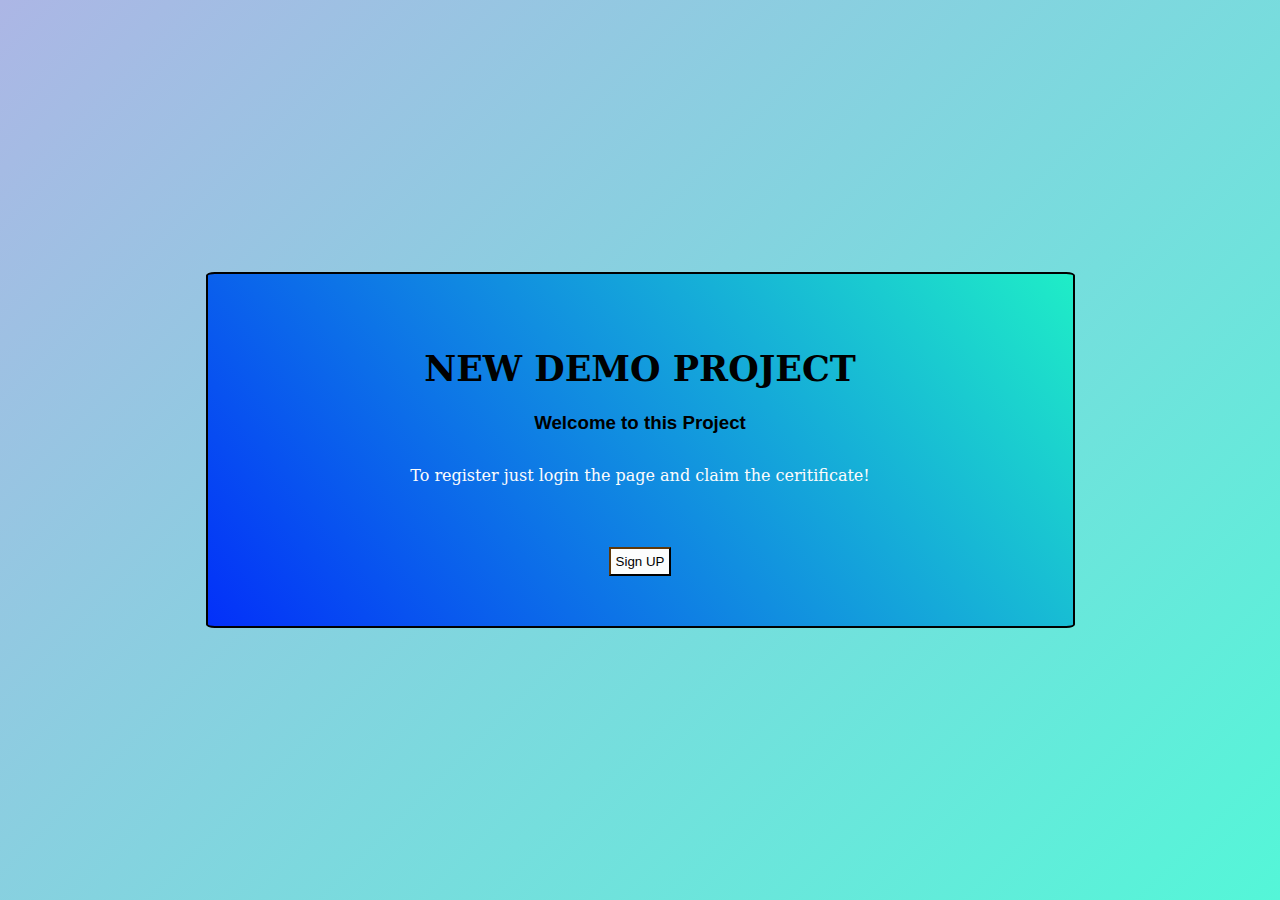
<file: practice2.html>
<!DOCTYPE html>
<html lang="en">

<head>
    <meta charset="UTF-8">
    <title> NEW PROJECT</title>
    <meta name="viewport" content=" width=device-width, initial-scale=1.0" />
    <link rel="ICON" href="C:\Full Stack\HTML - WEB\28-11-2025.html\Logo - A.jpg">
    

<body bgcolor=rgba(115,155,100,0.34)>
    <style>
        body {
            margin: 0%;
            background: linear-gradient(135deg, #ACB6E5, #54f6d8);
            font-family: 'serif';
            display: flex;
            flex-direction: column;
            align-items: center;
            justify-content: center;
            height: 100vh;
            text-align: center;
        }

        .main {
            background: linear-gradient(50deg, #0330f9, #1fedc7);
            padding: 50px;
            border-radius: 1%;
            border: 2px solid black;
            width: 85vh;


        }

        h1 {
            font-size: 35px;
        }

        .welcome {
            color: black;
            height: 35px;
            font-family: sans-serif, 'Times New Roman';
        }

        p {
            color: rgb(253, 252, 252);
            height: 40px;
        }

        .btn {
            margin-top: 25px;
            display: inline-block;
            padding: 5px;
            background: rgb(252, 253, 253);
            border-color: rgb(12, 7, 1);

        }
    </style>
    <div class="main">
        <h1 class="title">NEW DEMO PROJECT </h1>
        <h3 class="welcome">Welcome to this Project </h3>
        <p> To register just login the page and claim the ceritificate! </p>
        <a href="C:\Full Stack\HTML - WEB\28-11-2025.html\firstpage.html">
            <button class="btn">Sign UP</button>

        </a>
        </head>
</file>
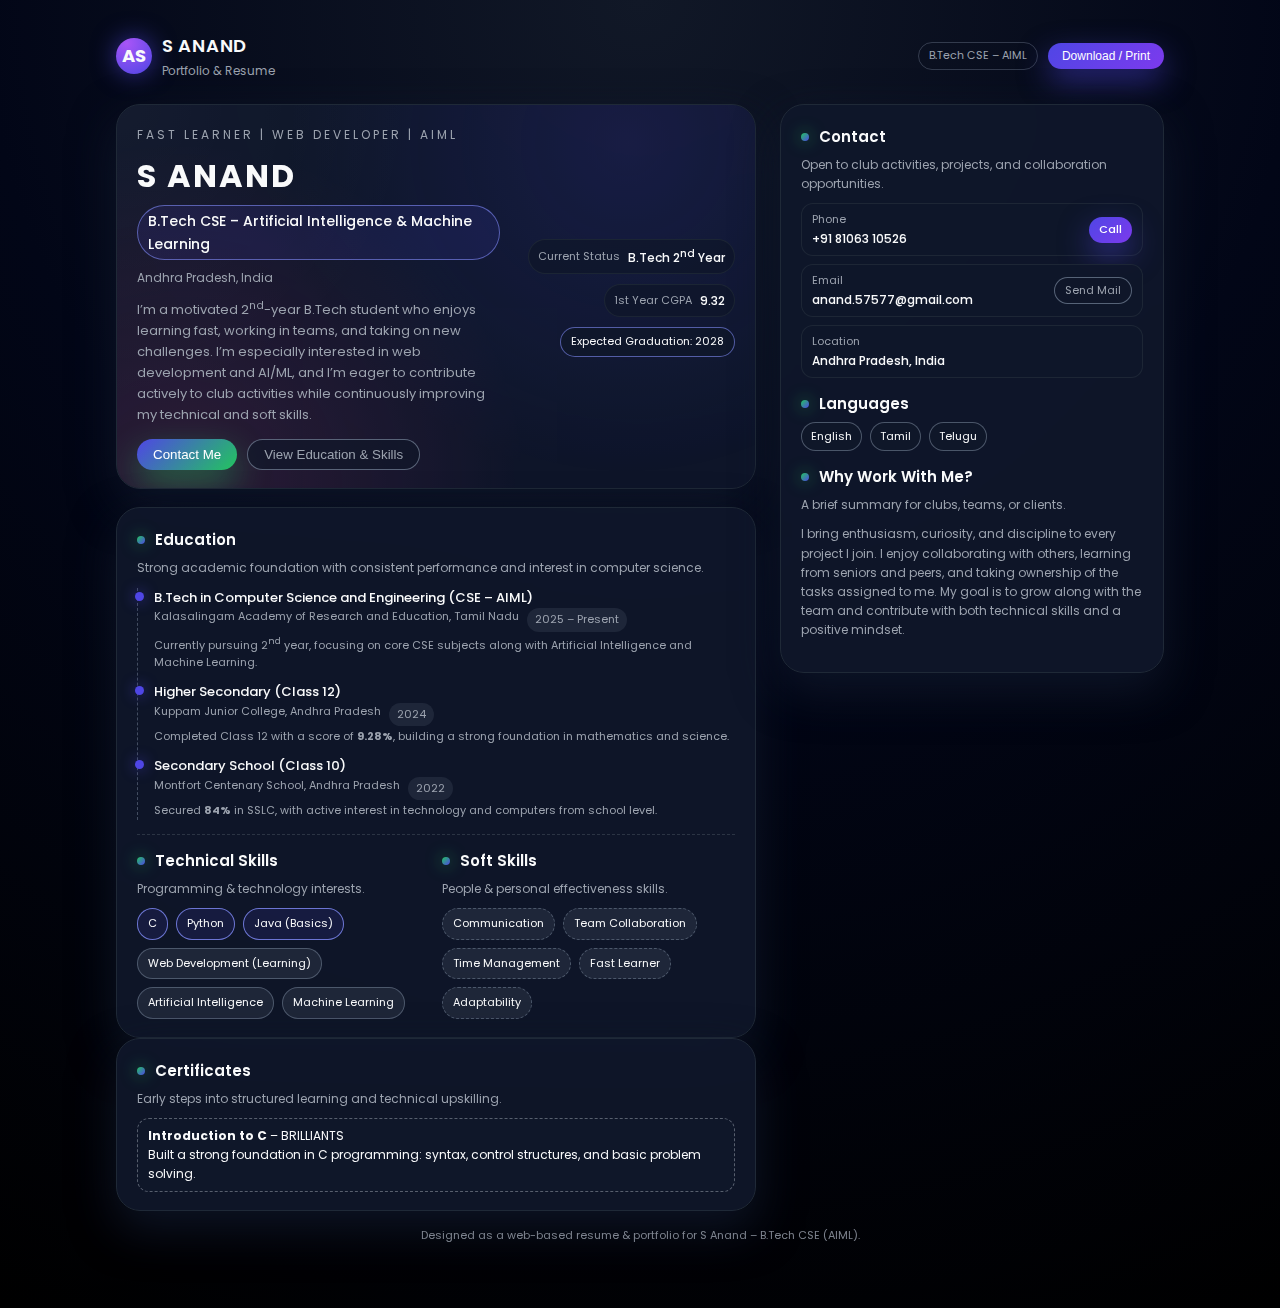
<file: Resume.html>
<!DOCTYPE html>
<html lang="en">
<head>
  <meta charset="UTF-8" />
  <title>S Anand | Portfolio & Resume</title>
  <meta name="viewport" content="width=device-width, initial-scale=1.0" />
  <!-- Google Font -->
  <link href="https://fonts.googleapis.com/css2?family=Poppins:wght@300;400;500;600;700&display=swap" rel="stylesheet" />
  <style>
    :root {
      --bg: #050816;
      --bg-alt: #0b1020;
      --accent: #4f46e5;
      --accent-soft: rgba(79, 70, 229, 0.12);
      --text-main: #f9fafb;
      --text-muted: #9ca3af;
      --card-bg: #0f172a;
      --border-subtle: #1f2937;
      --pill-bg: rgba(148, 163, 184, 0.12);
      --shadow-soft: 0 18px 45px rgba(15, 23, 42, 0.85);
      --radius-xl: 24px;
    }

    * {
      box-sizing: border-box;
      margin: 0;
      padding: 0;
    }

    body {
      font-family: "Poppins", sans-serif;
      background: radial-gradient(circle at top, #111827 0, #020617 45%, #000 100%);
      color: var(--text-main);
      line-height: 1.6;
      -webkit-font-smoothing: antialiased;
    }

    a {
      color: inherit;
      text-decoration: none;
    }

    .page {
      max-width: 1080px;
      margin: 32px auto;
      padding: 0 16px 32px;
    }

    /* Top Nav */
    .nav {
      display: flex;
      justify-content: space-between;
      align-items: center;
      margin-bottom: 24px;
    }

    .nav-left {
      display: flex;
      align-items: center;
      gap: 10px;
    }

    .logo-circle {
      width: 36px;
      height: 36px;
      border-radius: 999px;
      background: radial-gradient(circle at 30% 15%, #a855f7, #4f46e5);
      display: flex;
      align-items: center;
      justify-content: center;
      font-weight: 700;
      font-size: 18px;
      box-shadow: 0 0 24px rgba(79, 70, 229, 0.6);
    }

    .nav-name {
      font-weight: 600;
      font-size: 18px;
      letter-spacing: 0.04em;
    }

    .nav-tag {
      font-size: 12px;
      color: var(--text-muted);
    }

    .nav-right {
      display: flex;
      gap: 10px;
      align-items: center;
    }

    .nav-chip {
      padding: 4px 10px;
      border-radius: 999px;
      border: 1px solid rgba(148, 163, 184, 0.3);
      font-size: 11px;
      color: var(--text-muted);
    }

    .nav-cta {
      padding: 6px 14px;
      border-radius: 999px;
      border: none;
      background: linear-gradient(135deg, #4f46e5, #7c3aed);
      color: white;
      font-size: 12px;
      font-weight: 500;
      cursor: pointer;
      box-shadow: 0 12px 30px rgba(79, 70, 229, 0.5);
    }

    /* Layout main */
    .layout {
      display: grid;
      grid-template-columns: minmax(0, 2fr) minmax(0, 1.2fr);
      gap: 24px;
    }

    @media (max-width: 860px) {
      .layout {
        grid-template-columns: 1fr;
      }
    }

    /* Card base */
    .card {
      background: rgba(15, 23, 42, 0.92);
      border-radius: var(--radius-xl);
      border: 1px solid var(--border-subtle);
      box-shadow: var(--shadow-soft);
      padding: 20px 20px 18px;
      backdrop-filter: blur(14px);
    }

    /* Hero / Profile */
    .hero {
      position: relative;
      overflow: hidden;
      margin-bottom: 18px;
    }

    .hero-background {
      position: absolute;
      inset: 0;
      background:
        radial-gradient(circle at 0 0, rgba(248, 250, 252, 0.04), transparent 40%),
        radial-gradient(circle at 80% 10%, rgba(79, 70, 229, 0.18), transparent 55%),
        radial-gradient(circle at 10% 100%, rgba(236, 72, 153, 0.18), transparent 50%);
      opacity: 0.8;
      pointer-events: none;
    }

    .hero-content {
      position: relative;
      display: grid;
      grid-template-columns: minmax(0, 2.5fr) minmax(0, 1.5fr);
      gap: 18px;
      align-items: center;
    }

    @media (max-width: 720px) {
      .hero-content {
        grid-template-columns: 1fr;
      }
    }

    .tagline {
      font-size: 12px;
      text-transform: uppercase;
      letter-spacing: 0.25em;
      color: var(--text-muted);
      margin-bottom: 6px;
    }

    .name {
      font-size: 32px;
      font-weight: 700;
      letter-spacing: 0.06em;
      margin-bottom: 4px;
      text-transform: uppercase;
    }

    .role-line {
      display: flex;
      align-items: baseline;
      gap: 8px;
      margin-bottom: 10px;
      flex-wrap: wrap;
    }

    .role {
      font-size: 14px;
      font-weight: 500;
      padding: 4px 10px;
      border-radius: 999px;
      background: var(--accent-soft);
      border: 1px solid rgba(129, 140, 248, 0.6);
    }

    .location {
      font-size: 12px;
      color: var(--text-muted);
    }

    .objective {
      font-size: 13px;
      color: var(--text-muted);
      margin-bottom: 14px;
      max-width: 480px;
    }

    .hero-actions {
      display: flex;
      flex-wrap: wrap;
      gap: 10px;
      font-size: 13px;
    }

    .btn-primary {
      padding: 7px 16px;
      border-radius: 999px;
      border: none;
      cursor: pointer;
      background: linear-gradient(135deg, #4f46e5, #22c55e);
      color: white;
      font-weight: 500;
      box-shadow: 0 14px 35px rgba(34, 197, 94, 0.45);
    }

    .btn-ghost {
      padding: 7px 16px;
      border-radius: 999px;
      border: 1px solid rgba(148, 163, 184, 0.55);
      background: rgba(15, 23, 42, 0.7);
      color: var(--text-muted);
      cursor: pointer;
    }

    .hero-right {
      display: flex;
      flex-direction: column;
      align-items: flex-end;
      gap: 10px;
      font-size: 12px;
    }

    @media (max-width: 720px) {
      .hero-right {
        align-items: flex-start;
      }
    }

    .info-line {
      display: flex;
      gap: 8px;
      align-items: center;
      padding: 6px 9px;
      border-radius: 999px;
      background: rgba(15, 23, 42, 0.8);
      border: 1px solid rgba(31, 41, 55, 0.8);
    }

    .info-label {
      color: var(--text-muted);
      font-size: 11px;
    }

    .info-value {
      font-weight: 500;
    }

    .badge-year {
      padding: 5px 10px;
      border-radius: 999px;
      font-size: 11px;
      border: 1px solid rgba(129, 140, 248, 0.6);
      background: rgba(15, 23, 42, 0.85);
    }

    /* Section headings */
    .section-title {
      font-size: 15px;
      font-weight: 600;
      margin-bottom: 6px;
      display: flex;
      align-items: center;
      gap: 10px;
    }

    .section-title span.dot {
      width: 8px;
      height: 8px;
      border-radius: 999px;
      background: linear-gradient(135deg, #22c55e, #4f46e5);
      box-shadow: 0 0 16px rgba(34, 197, 94, 0.7);
    }

    .section-sub {
      font-size: 12px;
      color: var(--text-muted);
      margin-bottom: 10px;
    }

    /* Education */
    .timeline {
      margin-top: 4px;
      border-left: 1px dashed rgba(148, 163, 184, 0.4);
      padding-left: 14px;
    }

    .timeline-item {
      margin-bottom: 10px;
      position: relative;
      padding-left: 2px;
    }

    .timeline-item:last-child {
      margin-bottom: 0;
    }

    .timeline-dot {
      position: absolute;
      left: -17px;
      top: 4px;
      width: 9px;
      height: 9px;
      border-radius: 999px;
      background: #4f46e5;
      box-shadow: 0 0 14px rgba(79, 70, 229, 0.7);
    }

    .timeline-title {
      font-size: 13px;
      font-weight: 500;
    }

    .timeline-meta {
      display: flex;
      flex-wrap: wrap;
      gap: 8px;
      font-size: 11px;
      color: var(--text-muted);
      margin-bottom: 2px;
    }

    .timeline-pill {
      font-size: 11px;
      padding: 3px 8px;
      border-radius: 999px;
      background: var(--pill-bg);
    }

    .timeline-desc {
      font-size: 11px;
      color: var(--text-muted);
    }

    /* Skills */
    .pill-row {
      display: flex;
      flex-wrap: wrap;
      gap: 8px;
    }

    .pill {
      font-size: 11px;
      padding: 6px 10px;
      border-radius: 999px;
      background: var(--pill-bg);
      border: 1px solid rgba(148, 163, 184, 0.4);
    }

    .pill-strong {
      border-color: rgba(129, 140, 248, 0.8);
      background: rgba(79, 70, 229, 0.13);
    }

    .pill-soft {
      border-style: dashed;
    }

    .two-col {
      display: grid;
      grid-template-columns: minmax(0, 1fr) minmax(0, 1fr);
      gap: 12px;
    }

    @media (max-width: 640px) {
      .two-col {
        grid-template-columns: 1fr;
      }
    }

    /* Right column widgets */
    .mini-section {
      margin-bottom: 14px;
    }

    .contact-list {
      display: flex;
      flex-direction: column;
      gap: 8px;
      font-size: 12px;
    }

    .contact-item {
      padding: 7px 10px;
      border-radius: 12px;
      background: rgba(15, 23, 42, 0.8);
      border: 1px solid rgba(31, 41, 55, 0.9);
      display: flex;
      justify-content: space-between;
      align-items: center;
      gap: 6px;
      flex-wrap: wrap;
    }

    .contact-label {
      color: var(--text-muted);
      font-size: 11px;
    }

    .contact-value {
      font-weight: 500;
    }

    .lang-row {
      display: flex;
      flex-wrap: wrap;
      gap: 8px;
      font-size: 11px;
    }

    .lang-pill {
      padding: 5px 9px;
      border-radius: 999px;
      border: 1px solid rgba(148, 163, 184, 0.45);
      background: rgba(15, 23, 42, 0.9);
    }

    /* Certificates */
    .cert-item {
      font-size: 12px;
      padding: 7px 10px;
      border-radius: 12px;
      background: rgba(15, 23, 42, 0.9);
      border: 1px dashed rgba(107, 114, 128, 0.8);
    }

    /* Footer */
    .footer {
      margin-top: 16px;
      font-size: 11px;
      color: var(--text-muted);
      text-align: center;
      opacity: 0.8;
    }
  </style>
</head>
<body>
  <div class="page">
    <!-- Top nav -->
    <header class="nav">
      <div class="nav-left">
        <div class="logo-circle" img= "C:\Full Stack\HTML - WEB\AS_PORTFOLIO\ANAND.jpeg">AS</div>
        <div>
          <div class="nav-name">S ANAND</div>
          <div class="nav-tag">Portfolio & Resume</div>
        </div>
      </div>
      <div class="nav-right">
        <div class="nav-chip">B.Tech CSE – AIML</div>
        <button class="nav-cta" onclick="window.print()">Download / Print</button>
      </div>
    </header>

    <main class="layout">
      <!-- LEFT COLUMN -->
      <section>
        <!-- HERO / SUMMARY -->
        <section class="card hero">
          <div class="hero-background"></div>
          <div class="hero-content">
            <div>
              <div class="tagline">Fast Learner | Web Developer | AIML</div>
              <h1 class="name">S&nbsp;Anand</h1>
              <div class="role-line">
                <span class="role">B.Tech CSE – Artificial Intelligence &amp; Machine Learning</span>
                <span class="location">Andhra Pradesh, India</span>
              </div>
              <p class="objective">
                I’m a motivated 2<sup>nd</sup>-year B.Tech student who enjoys learning fast, working in teams,
                and taking on new challenges. I’m especially interested in web development and AI/ML, and I’m
                eager to contribute actively to club activities while continuously improving my technical and
                soft skills.
              </p>
              <div class="hero-actions">
                <button class="btn-primary" onclick="document.getElementById('contact').scrollIntoView({behavior:'smooth'})">
                  Contact Me
                </button>
                <button class="btn-ghost" onclick="document.getElementById('education').scrollIntoView({behavior:'smooth'})">
                  View Education &amp; Skills
                </button>
              </div>
            </div>

            <div class="hero-right">
              <div class="info-line">
                <span class="info-label">Current Status</span>
                <span class="info-value">B.Tech 2<sup>nd</sup> Year</span>
              </div>
              <div class="info-line">
                <span class="info-label">1st Year CGPA</span>
                <span class="info-value">9.32</span>
              </div>
              <span class="badge-year">Expected Graduation: 2028</span>
            </div>
          </div>
        </section>

        <!-- EDUCATION & SKILLS -->
        <section class="card" id="education">
          <div class="section-title">
            <span class="dot"></span>
            <span>Education</span>
          </div>
          <p class="section-sub">
            Strong academic foundation with consistent performance and interest in computer science.
          </p>

          <div class="timeline">
            <div class="timeline-item">
              <div class="timeline-dot"></div>
              <div class="timeline-title">
                B.Tech in Computer Science and Engineering (CSE – AIML)
              </div>
              <div class="timeline-meta">
                <span>Kalasalingam Academy of Research and Education, Tamil Nadu</span>
                <span class="timeline-pill">2025 – Present</span>
              </div>
              <p class="timeline-desc">
                Currently pursuing 2<sup>nd</sup> year, focusing on core CSE subjects along with
                Artificial Intelligence and Machine Learning.
              </p>
            </div>

            <div class="timeline-item">
              <div class="timeline-dot"></div>
              <div class="timeline-title">Higher Secondary (Class 12)</div>
              <div class="timeline-meta">
                <span>Kuppam Junior College, Andhra Pradesh</span>
                <span class="timeline-pill">2024</span>
              </div>
              <p class="timeline-desc">
                Completed Class 12 with a score of <strong>9.28%</strong>, building a strong
                foundation in mathematics and science.
              </p>
            </div>

            <div class="timeline-item">
              <div class="timeline-dot"></div>
              <div class="timeline-title">Secondary School (Class 10)</div>
              <div class="timeline-meta">
                <span>Montfort Centenary School, Andhra Pradesh</span>
                <span class="timeline-pill">2022</span>
              </div>
              <p class="timeline-desc">
                Secured <strong>84%</strong> in SSLC, with active interest in technology and
                computers from school level.
              </p>
            </div>
          </div>

          <hr style="border: none; border-top: 1px dashed rgba(55,65,81,0.7); margin: 14px 0;" />

          <div class="two-col">
            <!-- Technical Skills -->
            <div>
              <div class="section-title">
                <span class="dot"></span>
                <span>Technical Skills</span>
              </div>
              <p class="section-sub">Programming &amp; technology interests.</p>
              <div class="pill-row">
                <span class="pill pill-strong">C</span>
                <span class="pill pill-strong">Python</span>
                <span class="pill pill-strong">Java (Basics)</span>
                <span class="pill">Web Development (Learning)</span>
                <span class="pill">Artificial Intelligence</span>
                <span class="pill">Machine Learning</span>
              </div>
            </div>

            <!-- Soft Skills -->
            <div>
              <div class="section-title">
                <span class="dot"></span>
                <span>Soft Skills</span>
              </div>
              <p class="section-sub">People &amp; personal effectiveness skills.</p>
              <div class="pill-row">
                <span class="pill pill-soft">Communication</span>
                <span class="pill pill-soft">Team Collaboration</span>
                <span class="pill pill-soft">Time Management</span>
                <span class="pill pill-soft">Fast Learner</span>
                <span class="pill pill-soft">Adaptability</span>
              </div>
            </div>
          </div>
        </section>

        <!-- CERTIFICATES -->
        <section class="card">
          <div class="section-title">
            <span class="dot"></span>
            <span>Certificates</span>
          </div>
          <p class="section-sub">
            Early steps into structured learning and technical upskilling.
          </p>
          <div class="cert-item">
            <strong>Introduction to C</strong> – BRILLIANTS  
            <br />
            Built a strong foundation in C programming: syntax, control structures, and basic problem solving.
          </div>
        </section>
      </section>

      <!-- RIGHT COLUMN -->
      <aside>
        <section class="card" id="contact">
          <!-- CONTACT -->
          <div class="mini-section">
            <div class="section-title">
              <span class="dot"></span>
              <span>Contact</span>
            </div>
            <p class="section-sub">
              Open to club activities, projects, and collaboration opportunities.
            </p>

            <div class="contact-list">
              <div class="contact-item">
                <div>
                  <div class="contact-label">Phone</div>
                  <div class="contact-value">+91 81063 10526</div>
                </div>
                <a href="tel:+918106310526" class="nav-cta" style="font-size: 11px; padding: 4px 10px;">
                  Call
                </a>
              </div>

              <div class="contact-item">
                <div>
                  <div class="contact-label">Email</div>
                  <div class="contact-value">anand.57577@gmail.com</div>
                </div>
                <a href="mailto:anand.57577@gmail.com" class="btn-ghost" style="font-size: 11px; padding: 4px 10px;">
                  Send Mail
                </a>
              </div>

              <div class="contact-item">
                <div>
                  <div class="contact-label">Location</div>
                  <div class="contact-value">Andhra Pradesh, India</div>
                </div>
              </div>
            </div>
          </div>

          <!-- LANGUAGES -->
          <div class="mini-section">
            <div class="section-title">
              <span class="dot"></span>
              <span>Languages</span>
            </div>
            <div class="lang-row">
              <span class="lang-pill">English</span>
              <span class="lang-pill">Tamil</span>
              <span class="lang-pill">Telugu</span>
            </div>
          </div>

          <!-- OBJECTIVE / SUMMARY FOR CLIENT -->
          <div class="mini-section">
            <div class="section-title">
              <span class="dot"></span>
              <span>Why Work With Me?</span>
            </div>
            <p class="section-sub">
              A brief summary for clubs, teams, or clients.
            </p>
            <p style="font-size: 12px; color: var(--text-muted);">
              I bring enthusiasm, curiosity, and discipline to every project I join. I enjoy
              collaborating with others, learning from seniors and peers, and taking ownership of
              the tasks assigned to me. My goal is to grow along with the team and contribute with
              both technical skills and a positive mindset.
            </p>
          </div>
        </section>
      </aside>
    </main>

    <footer class="footer">
      Designed as a web-based resume & portfolio for S Anand – B.Tech CSE (AIML).
    </footer>
  </div>
</body>
</html>
</file>
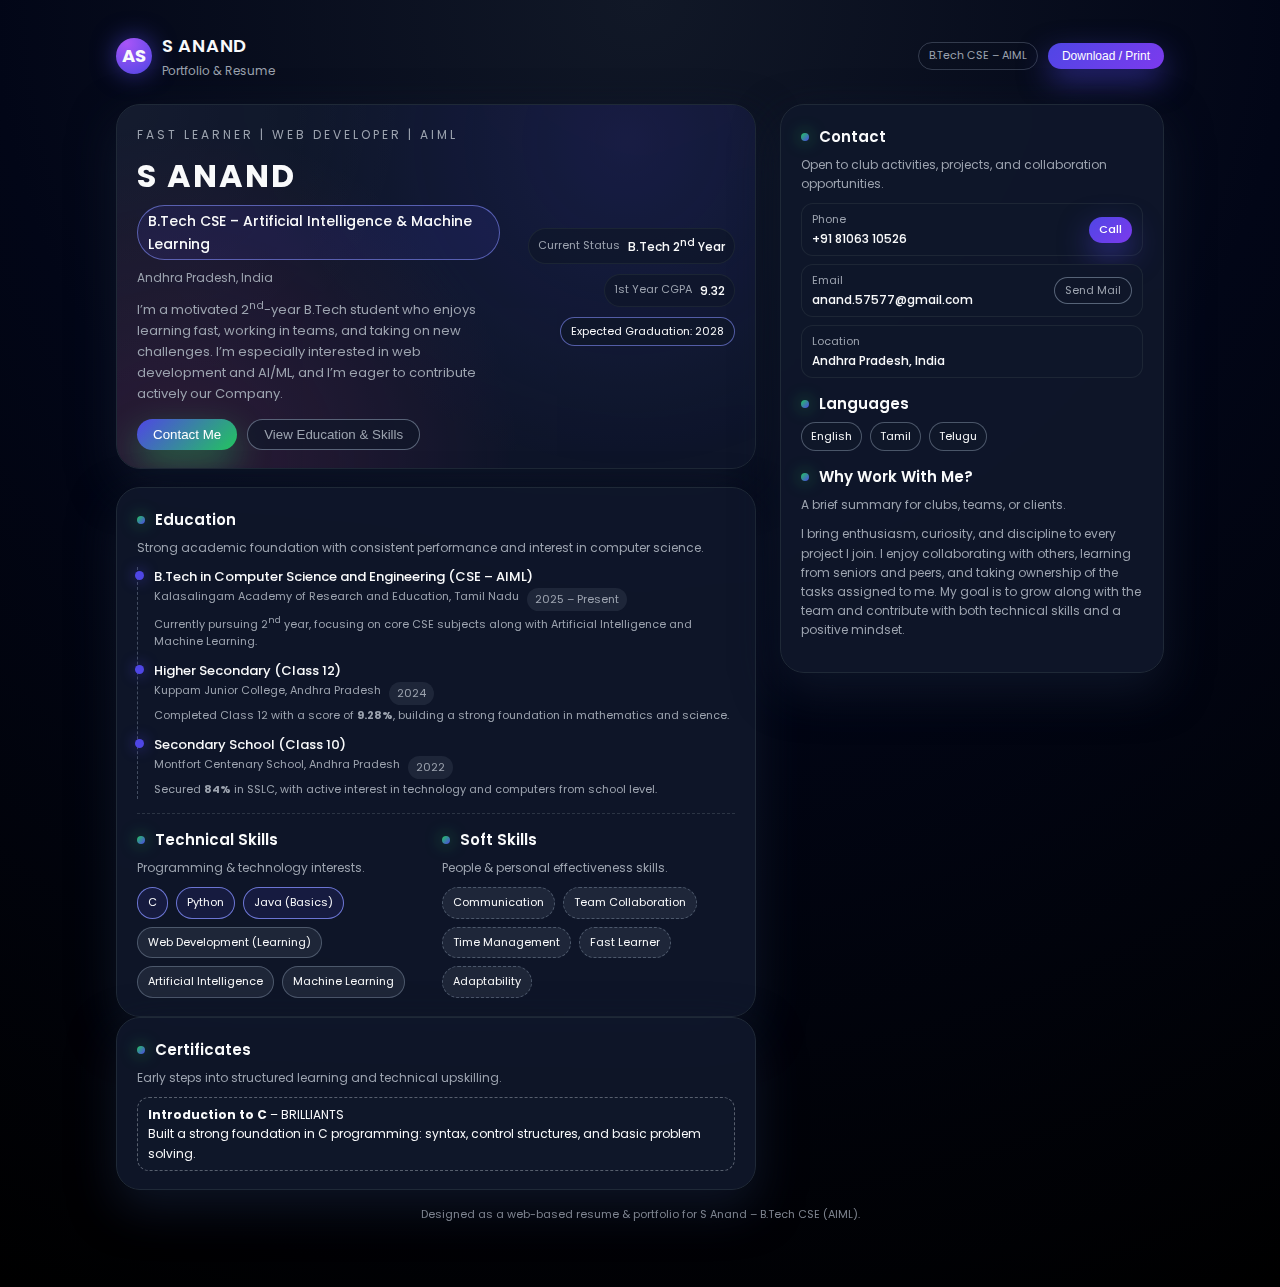
<file: Resume_1.html>
<!DOCTYPE html>
<html lang="en">
<head>
  <meta charset="UTF-8" />
  <title>S Anand | Portfolio & Resume</title>
  <meta name="viewport" content="width=device-width, initial-scale=1.0" />
  <!-- Google Font -->
  <link href="https://fonts.googleapis.com/css2?family=Poppins:wght@300;400;500;600;700&display=swap" rel="stylesheet" />
  <style>
    :root {
      --bg: #050816;
      --bg-alt: #0b1020;
      --accent: #4f46e5;
      --accent-soft: rgba(79, 70, 229, 0.12);
      --text-main: #f9fafb;
      --text-muted: #9ca3af;
      --card-bg: #0f172a;
      --border-subtle: #1f2937;
      --pill-bg: rgba(148, 163, 184, 0.12);
      --shadow-soft: 0 18px 45px rgba(15, 23, 42, 0.85);
      --radius-xl: 24px;
    }

    * {
      box-sizing: border-box;
      margin: 0;
      padding: 0;
    }

    body {
      font-family: "Poppins", sans-serif;
      background: radial-gradient(circle at top, #111827 0, #020617 45%, #000 100%);
      color: var(--text-main);
      line-height: 1.6;
      -webkit-font-smoothing: antialiased;
    }

    a {
      color: inherit;
      text-decoration: none;
    }

    .page {
      max-width: 1080px;
      margin: 32px auto;
      padding: 0 16px 32px;
    }

    /* Top Nav */
    .nav {
      display: flex;
      justify-content: space-between;
      align-items: center;
      margin-bottom: 24px;
    }

    .nav-left {
      display: flex;
      align-items: center;
      gap: 10px;
    }

    .logo-circle {
      width: 36px;
      height: 36px;
      border-radius: 999px;
      background: radial-gradient(circle at 30% 15%, #a855f7, #4f46e5);
      display: flex;
      align-items: center;
      justify-content: center;
      font-weight: 700;
      font-size: 18px;
      box-shadow: 0 0 24px rgba(79, 70, 229, 0.6);
    }

    .nav-name {
      font-weight: 600;
      font-size: 18px;
      letter-spacing: 0.04em;
    }

    .nav-tag {
      font-size: 12px;
      color: var(--text-muted);
    }

    .nav-right {
      display: flex;
      gap: 10px;
      align-items: center;
    }

    .nav-chip {
      padding: 4px 10px;
      border-radius: 999px;
      border: 1px solid rgba(148, 163, 184, 0.3);
      font-size: 11px;
      color: var(--text-muted);
    }

    .nav-cta {
      padding: 6px 14px;
      border-radius: 999px;
      border: none;
      background: linear-gradient(135deg, #4f46e5, #7c3aed);
      color: white;
      font-size: 12px;
      font-weight: 500;
      cursor: pointer;
      box-shadow: 0 12px 30px rgba(79, 70, 229, 0.5);
    }

    /* Layout main */
    .layout {
      display: grid;
      grid-template-columns: minmax(0, 2fr) minmax(0, 1.2fr);
      gap: 24px;
    }

    @media (max-width: 860px) {
      .layout {
        grid-template-columns: 1fr;
      }
    }

    /* Card base */
    .card {
      background: rgba(15, 23, 42, 0.92);
      border-radius: var(--radius-xl);
      border: 1px solid var(--border-subtle);
      box-shadow: var(--shadow-soft);
      padding: 20px 20px 18px;
      backdrop-filter: blur(14px);
    }

    /* Hero / Profile */
    .hero {
      position: relative;
      overflow: hidden;
      margin-bottom: 18px;
    }

    .hero-background {
      position: absolute;
      inset: 0;
      background:
        radial-gradient(circle at 0 0, rgba(248, 250, 252, 0.04), transparent 40%),
        radial-gradient(circle at 80% 10%, rgba(79, 70, 229, 0.18), transparent 55%),
        radial-gradient(circle at 10% 100%, rgba(236, 72, 153, 0.18), transparent 50%);
      opacity: 0.8;
      pointer-events: none;
    }

    .hero-content {
      position: relative;
      display: grid;
      grid-template-columns: minmax(0, 2.5fr) minmax(0, 1.5fr);
      gap: 18px;
      align-items: center;
    }

    @media (max-width: 720px) {
      .hero-content {
        grid-template-columns: 1fr;
      }
    }

    .tagline {
      font-size: 12px;
      text-transform: uppercase;
      letter-spacing: 0.25em;
      color: var(--text-muted);
      margin-bottom: 6px;
    }

    .name {
      font-size: 32px;
      font-weight: 700;
      letter-spacing: 0.06em;
      margin-bottom: 4px;
      text-transform: uppercase;
    }

    .role-line {
      display: flex;
      align-items: baseline;
      gap: 8px;
      margin-bottom: 10px;
      flex-wrap: wrap;
    }

    .role {
      font-size: 14px;
      font-weight: 500;
      padding: 4px 10px;
      border-radius: 999px;
      background: var(--accent-soft);
      border: 1px solid rgba(129, 140, 248, 0.6);
    }

    .location {
      font-size: 12px;
      color: var(--text-muted);
    }

    .objective {
      font-size: 13px;
      color: var(--text-muted);
      margin-bottom: 14px;
      max-width: 480px;
    }

    .hero-actions {
      display: flex;
      flex-wrap: wrap;
      gap: 10px;
      font-size: 13px;
    }

    .btn-primary {
      padding: 7px 16px;
      border-radius: 999px;
      border: none;
      cursor: pointer;
      background: linear-gradient(135deg, #4f46e5, #22c55e);
      color: white;
      font-weight: 500;
      box-shadow: 0 14px 35px rgba(34, 197, 94, 0.45);
    }

    .btn-ghost {
      padding: 7px 16px;
      border-radius: 999px;
      border: 1px solid rgba(148, 163, 184, 0.55);
      background: rgba(15, 23, 42, 0.7);
      color: var(--text-muted);
      cursor: pointer;
    }

    .hero-right {
      display: flex;
      flex-direction: column;
      align-items: flex-end;
      gap: 10px;
      font-size: 12px;
    }

    @media (max-width: 720px) {
      .hero-right {
        align-items: flex-start;
      }
    }

    .info-line {
      display: flex;
      gap: 8px;
      align-items: center;
      padding: 6px 9px;
      border-radius: 999px;
      background: rgba(15, 23, 42, 0.8);
      border: 1px solid rgba(31, 41, 55, 0.8);
    }

    .info-label {
      color: var(--text-muted);
      font-size: 11px;
    }

    .info-value {
      font-weight: 500;
    }

    .badge-year {
      padding: 5px 10px;
      border-radius: 999px;
      font-size: 11px;
      border: 1px solid rgba(129, 140, 248, 0.6);
      background: rgba(15, 23, 42, 0.85);
    }

    /* Section headings */
    .section-title {
      font-size: 15px;
      font-weight: 600;
      margin-bottom: 6px;
      display: flex;
      align-items: center;
      gap: 10px;
    }

    .section-title span.dot {
      width: 8px;
      height: 8px;
      border-radius: 999px;
      background: linear-gradient(135deg, #22c55e, #4f46e5);
      box-shadow: 0 0 16px rgba(34, 197, 94, 0.7);
    }

    .section-sub {
      font-size: 12px;
      color: var(--text-muted);
      margin-bottom: 10px;
    }

    /* Education */
    .timeline {
      margin-top: 4px;
      border-left: 1px dashed rgba(148, 163, 184, 0.4);
      padding-left: 14px;
    }

    .timeline-item {
      margin-bottom: 10px;
      position: relative;
      padding-left: 2px;
    }

    .timeline-item:last-child {
      margin-bottom: 0;
    }

    .timeline-dot {
      position: absolute;
      left: -17px;
      top: 4px;
      width: 9px;
      height: 9px;
      border-radius: 999px;
      background: #4f46e5;
      box-shadow: 0 0 14px rgba(79, 70, 229, 0.7);
    }

    .timeline-title {
      font-size: 13px;
      font-weight: 500;
    }

    .timeline-meta {
      display: flex;
      flex-wrap: wrap;
      gap: 8px;
      font-size: 11px;
      color: var(--text-muted);
      margin-bottom: 2px;
    }

    .timeline-pill {
      font-size: 11px;
      padding: 3px 8px;
      border-radius: 999px;
      background: var(--pill-bg);
    }

    .timeline-desc {
      font-size: 11px;
      color: var(--text-muted);
    }

    /* Skills */
    .pill-row {
      display: flex;
      flex-wrap: wrap;
      gap: 8px;
    }

    .pill {
      font-size: 11px;
      padding: 6px 10px;
      border-radius: 999px;
      background: var(--pill-bg);
      border: 1px solid rgba(148, 163, 184, 0.4);
    }

    .pill-strong {
      border-color: rgba(129, 140, 248, 0.8);
      background: rgba(79, 70, 229, 0.13);
    }

    .pill-soft {
      border-style: dashed;
    }

    .two-col {
      display: grid;
      grid-template-columns: minmax(0, 1fr) minmax(0, 1fr);
      gap: 12px;
    }

    @media (max-width: 640px) {
      .two-col {
        grid-template-columns: 1fr;
      }
    }

    /* Right column widgets */
    .mini-section {
      margin-bottom: 14px;
    }

    .contact-list {
      display: flex;
      flex-direction: column;
      gap: 8px;
      font-size: 12px;
    }

    .contact-item {
      padding: 7px 10px;
      border-radius: 12px;
      background: rgba(15, 23, 42, 0.8);
      border: 1px solid rgba(31, 41, 55, 0.9);
      display: flex;
      justify-content: space-between;
      align-items: center;
      gap: 6px;
      flex-wrap: wrap;
    }

    .contact-label {
      color: var(--text-muted);
      font-size: 11px;
    }

    .contact-value {
      font-weight: 500;
    }

    .lang-row {
      display: flex;
      flex-wrap: wrap;
      gap: 8px;
      font-size: 11px;
    }

    .lang-pill {
      padding: 5px 9px;
      border-radius: 999px;
      border: 1px solid rgba(148, 163, 184, 0.45);
      background: rgba(15, 23, 42, 0.9);
    }

    /* Certificates */
    .cert-item {
      font-size: 12px;
      padding: 7px 10px;
      border-radius: 12px;
      background: rgba(15, 23, 42, 0.9);
      border: 1px dashed rgba(107, 114, 128, 0.8);
    }

    /* Footer */
    .footer {
      margin-top: 16px;
      font-size: 11px;
      color: var(--text-muted);
      text-align: center;
      opacity: 0.8;
    }
  </style>
</head>
<body>
  <div class="page">
    <!-- Top nav -->
    <header class="nav">
      <div class="nav-left">
        <div class="logo-circle" img= "C:\Full Stack\HTML - WEB\AS_PORTFOLIO\ANAND.jpeg">AS</div>
        <div>
          <div class="nav-name">S ANAND</div>
          <div class="nav-tag">Portfolio & Resume</div>
        </div>
      </div>
      <div class="nav-right">
        <div class="nav-chip">B.Tech CSE – AIML</div>
        <button class="nav-cta" onclick="window.print()">Download / Print</button>
      </div>
    </header>

    <main class="layout">
      <!-- LEFT COLUMN -->
      <section>
        <!-- HERO / SUMMARY -->
        <section class="card hero">
          <div class="hero-background"></div>
          <div class="hero-content">
            <div>
              <div class="tagline">Fast Learner | Web Developer | AIML</div>
              <h1 class="name">S&nbsp;Anand</h1>
              <div class="role-line">
                <span class="role">B.Tech CSE – Artificial Intelligence &amp; Machine Learning</span>
                <span class="location">Andhra Pradesh, India</span>
              </div>
              <p class="objective">
                I’m a motivated 2<sup>nd</sup>-year B.Tech student who enjoys learning fast, working in teams,
                and taking on new challenges. I’m especially interested in web development and AI/ML, and I’m
                eager to contribute actively our Company.
              </p>
              <div class="hero-actions">
                <button class="btn-primary" onclick="document.getElementById('contact').scrollIntoView({behavior:'smooth'})">
                  Contact Me
                </button>
                <button class="btn-ghost" onclick="document.getElementById('education').scrollIntoView({behavior:'smooth'})">
                  View Education &amp; Skills
                </button>
              </div>
            </div>

            <div class="hero-right">
              <div class="info-line">
                <span class="info-label">Current Status</span>
                <span class="info-value">B.Tech 2<sup>nd</sup> Year</span>
              </div>
              <div class="info-line">
                <span class="info-label">1st Year CGPA</span>
                <span class="info-value">9.32</span>
              </div>
              <span class="badge-year">Expected Graduation: 2028</span>
            </div>
          </div>
        </section>

        <!-- EDUCATION & SKILLS -->
        <section class="card" id="education">
          <div class="section-title">
            <span class="dot"></span>
            <span>Education</span>
          </div>
          <p class="section-sub">
            Strong academic foundation with consistent performance and interest in computer science.
          </p>

          <div class="timeline">
            <div class="timeline-item">
              <div class="timeline-dot"></div>
              <div class="timeline-title">
                B.Tech in Computer Science and Engineering (CSE – AIML)
              </div>
              <div class="timeline-meta">
                <span>Kalasalingam Academy of Research and Education, Tamil Nadu</span>
                <span class="timeline-pill">2025 – Present</span>
              </div>
              <p class="timeline-desc">
                Currently pursuing 2<sup>nd</sup> year, focusing on core CSE subjects along with
                Artificial Intelligence and Machine Learning.
              </p>
            </div>

            <div class="timeline-item">
              <div class="timeline-dot"></div>
              <div class="timeline-title">Higher Secondary (Class 12)</div>
              <div class="timeline-meta">
                <span>Kuppam Junior College, Andhra Pradesh</span>
                <span class="timeline-pill">2024</span>
              </div>
              <p class="timeline-desc">
                Completed Class 12 with a score of <strong>9.28%</strong>, building a strong
                foundation in mathematics and science.
              </p>
            </div>

            <div class="timeline-item">
              <div class="timeline-dot"></div>
              <div class="timeline-title">Secondary School (Class 10)</div>
              <div class="timeline-meta">
                <span>Montfort Centenary School, Andhra Pradesh</span>
                <span class="timeline-pill">2022</span>
              </div>
              <p class="timeline-desc">
                Secured <strong>84%</strong> in SSLC, with active interest in technology and
                computers from school level.
              </p>
            </div>
          </div>

          <hr style="border: none; border-top: 1px dashed rgba(55,65,81,0.7); margin: 14px 0;" />

          <div class="two-col">
            <!-- Technical Skills -->
            <div>
              <div class="section-title">
                <span class="dot"></span>
                <span>Technical Skills</span>
              </div>
              <p class="section-sub">Programming &amp; technology interests.</p>
              <div class="pill-row">
                <span class="pill pill-strong">C</span>
                <span class="pill pill-strong">Python</span>
                <span class="pill pill-strong">Java (Basics)</span>
                <span class="pill">Web Development (Learning)</span>
                <span class="pill">Artificial Intelligence</span>
                <span class="pill">Machine Learning</span>
              </div>
            </div>

            <!-- Soft Skills -->
            <div>
              <div class="section-title">
                <span class="dot"></span>
                <span>Soft Skills</span>
              </div>
              <p class="section-sub">People &amp; personal effectiveness skills.</p>
              <div class="pill-row">
                <span class="pill pill-soft">Communication</span>
                <span class="pill pill-soft">Team Collaboration</span>
                <span class="pill pill-soft">Time Management</span>
                <span class="pill pill-soft">Fast Learner</span>
                <span class="pill pill-soft">Adaptability</span>
              </div>
            </div>
          </div>
        </section>

        <!-- CERTIFICATES -->
        <section class="card">
          <div class="section-title">
            <span class="dot"></span>
            <span>Certificates</span>
          </div>
          <p class="section-sub">
            Early steps into structured learning and technical upskilling.
          </p>
          <div class="cert-item">
            <strong>Introduction to C</strong> – BRILLIANTS  
            <br />
            Built a strong foundation in C programming: syntax, control structures, and basic problem solving.
          </div>
        </section>
      </section>

      <!-- RIGHT COLUMN -->
      <aside>
        <section class="card" id="contact">
          <!-- CONTACT -->
          <div class="mini-section">
            <div class="section-title">
              <span class="dot"></span>
              <span>Contact</span>
            </div>
            <p class="section-sub">
              Open to club activities, projects, and collaboration opportunities.
            </p>

            <div class="contact-list">
              <div class="contact-item">
                <div>
                  <div class="contact-label">Phone</div>
                  <div class="contact-value">+91 81063 10526</div>
                </div>
                <a href="tel:+918106310526" class="nav-cta" style="font-size: 11px; padding: 4px 10px;">
                  Call
                </a>
              </div>

              <div class="contact-item">
                <div>
                  <div class="contact-label">Email</div>
                  <div class="contact-value">anand.57577@gmail.com</div>
                </div>
                <a href="mailto:anand.57577@gmail.com" class="btn-ghost" style="font-size: 11px; padding: 4px 10px;">
                  Send Mail
                </a>
              </div>

              <div class="contact-item">
                <div>
                  <div class="contact-label">Location</div>
                  <div class="contact-value">Andhra Pradesh, India</div>
                </div>
              </div>
            </div>
          </div>

          <!-- LANGUAGES -->
          <div class="mini-section">
            <div class="section-title">
              <span class="dot"></span>
              <span>Languages</span>
            </div>
            <div class="lang-row">
              <span class="lang-pill">English</span>
              <span class="lang-pill">Tamil</span>
              <span class="lang-pill">Telugu</span>
            </div>
          </div>

          <!-- OBJECTIVE / SUMMARY FOR CLIENT -->
          <div class="mini-section">
            <div class="section-title">
              <span class="dot"></span>
              <span>Why Work With Me?</span>
            </div>
            <p class="section-sub">
              A brief summary for clubs, teams, or clients.
            </p>
            <p style="font-size: 12px; color: var(--text-muted);">
              I bring enthusiasm, curiosity, and discipline to every project I join. I enjoy
              collaborating with others, learning from seniors and peers, and taking ownership of
              the tasks assigned to me. My goal is to grow along with the team and contribute with
              both technical skills and a positive mindset.
            </p>
          </div>
        </section>
      </aside>
    </main>

    <footer class="footer">
      Designed as a web-based resume & portfolio for S Anand – B.Tech CSE (AIML).
    </footer>
  </div>
</body>
</html>
</file>
